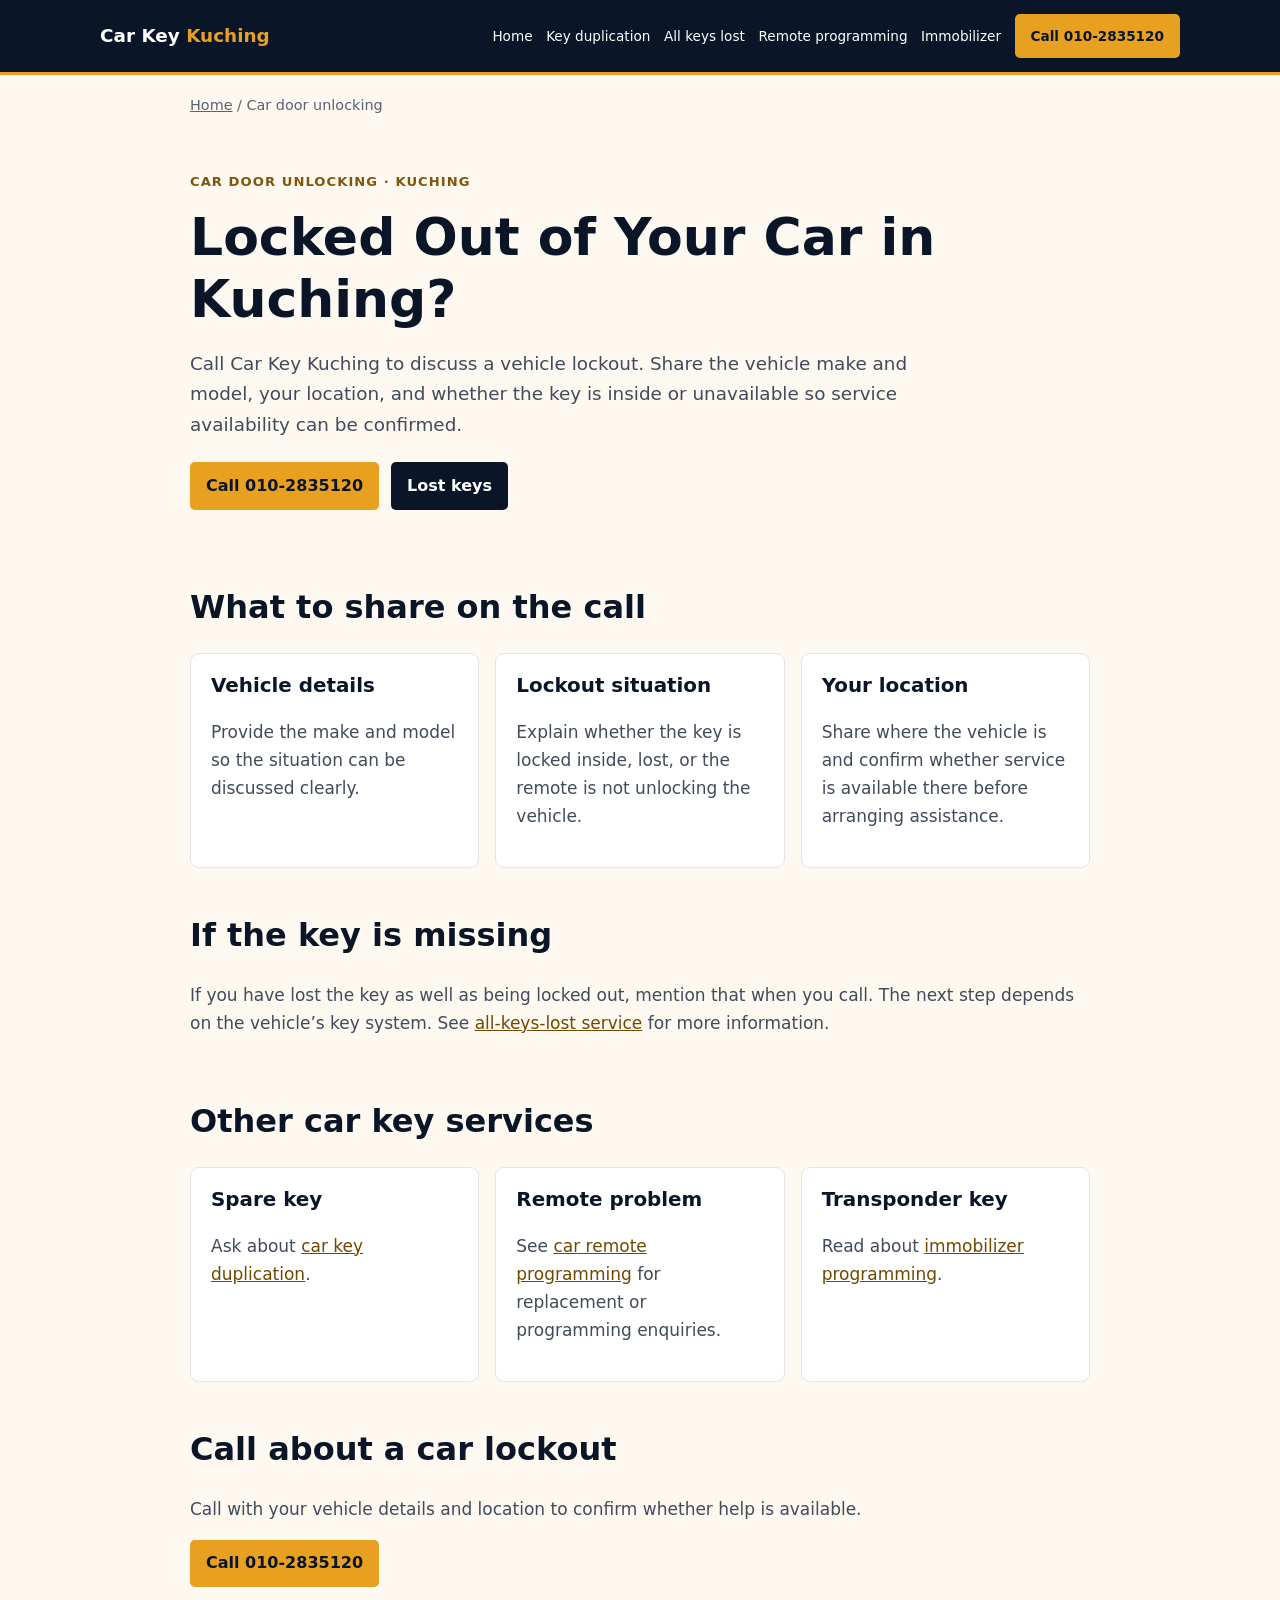
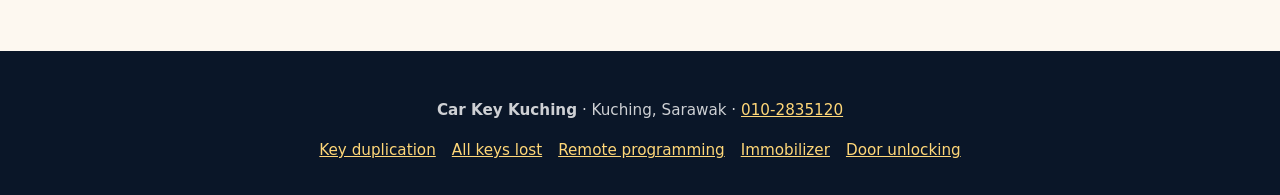
<file: car-door-unlocking/index.html>
<!doctype html>
<html lang="en">
<head>
  <meta charset="utf-8">
  <meta name="viewport" content="width=device-width, initial-scale=1">
  <title>Car Door Unlocking in Kuching | Car Key Kuching</title>
  <meta name="description" content="Locked out of your car in Kuching? Call Car Key Kuching with your vehicle and location details to ask about car door unlocking. 010-2835120.">
  <link rel="canonical" href="https://carkeykuching.com/car-door-unlocking/">
  <meta property="og:title" content="Car Door Unlocking in Kuching | Car Key Kuching">
  <meta property="og:description" content="Call to discuss a vehicle lockout and confirm service availability for your location in Kuching.">
  <meta property="og:url" content="https://carkeykuching.com/car-door-unlocking/">
  <meta property="og:type" content="website">
  <link rel="stylesheet" href="/assets/css/services.css">
  <script async src="https://www.googletagmanager.com/gtag/js?id=G-1XF6CVNWQ8"></script>
  <script>window.dataLayer=window.dataLayer||[];function gtag(){dataLayer.push(arguments);}gtag('js',new Date());gtag('config','G-1XF6CVNWQ8');</script>
</head>
<body>
  <header class="site-header"><div class="header-inner">
    <a class="brand" href="/">Car Key <span>Kuching</span></a>
    <nav class="site-nav" aria-label="Main navigation">
      <a href="/">Home</a><a href="/car-key-duplication-kuching/">Key duplication</a><a href="/lost-car-keys-kuching/">All keys lost</a><a href="/car-remote-programming/">Remote programming</a><a href="/immobilizer/">Immobilizer</a>
      <a class="phone-link" href="tel:0102835120" data-cta-location="header">Call 010-2835120</a>
    </nav>
  </div></header>
  <main class="container">
    <nav class="breadcrumbs" aria-label="Breadcrumb"><a href="/">Home</a> / Car door unlocking</nav>
    <section class="hero">
      <p class="eyebrow">Car Door Unlocking · Kuching</p>
      <h1>Locked Out of Your Car in Kuching?</h1>
      <p class="lead">Call Car Key Kuching to discuss a vehicle lockout. Share the vehicle make and model, your location, and whether the key is inside or unavailable so service availability can be confirmed.</p>
      <div class="actions"><a class="button" href="tel:0102835120" data-cta-location="hero">Call 010-2835120</a><a class="button secondary" href="/lost-car-keys-kuching/">Lost keys</a></div>
    </section>
    <section class="section">
      <h2>What to share on the call</h2>
      <div class="card-grid">
        <article class="card"><h3>Vehicle details</h3><p>Provide the make and model so the situation can be discussed clearly.</p></article>
        <article class="card"><h3>Lockout situation</h3><p>Explain whether the key is locked inside, lost, or the remote is not unlocking the vehicle.</p></article>
        <article class="card"><h3>Your location</h3><p>Share where the vehicle is and confirm whether service is available there before arranging assistance.</p></article>
      </div>
    </section>
    <section class="section">
      <h2>If the key is missing</h2>
      <p>If you have lost the key as well as being locked out, mention that when you call. The next step depends on the vehicle’s key system. See <a href="/lost-car-keys-kuching/">all-keys-lost service</a> for more information.</p>
    </section>
    <section class="section">
      <h2>Other car key services</h2>
      <div class="card-grid">
        <article class="card"><h3>Spare key</h3><p>Ask about <a href="/car-key-duplication-kuching/">car key duplication</a>.</p></article>
        <article class="card"><h3>Remote problem</h3><p>See <a href="/car-remote-programming/">car remote programming</a> for replacement or programming enquiries.</p></article>
        <article class="card"><h3>Transponder key</h3><p>Read about <a href="/immobilizer/">immobilizer programming</a>.</p></article>
      </div>
    </section>
    <section class="section"><h2>Call about a car lockout</h2><p>Call with your vehicle details and location to confirm whether help is available.</p><a class="button" href="tel:0102835120" data-cta-location="content">Call 010-2835120</a></section>
  </main>
  <footer class="site-footer"><p><strong>Car Key Kuching</strong> · Kuching, Sarawak · <a href="tel:0102835120" data-cta-location="footer">010-2835120</a></p><nav class="footer-links" aria-label="Service pages"><a href="/car-key-duplication-kuching/">Key duplication</a><a href="/lost-car-keys-kuching/">All keys lost</a><a href="/car-remote-programming/">Remote programming</a><a href="/immobilizer/">Immobilizer</a><a href="/car-door-unlocking/">Door unlocking</a></nav></footer>
  <script defer src="/assets/js/analytics.js"></script>
</body>
</html>
</file>
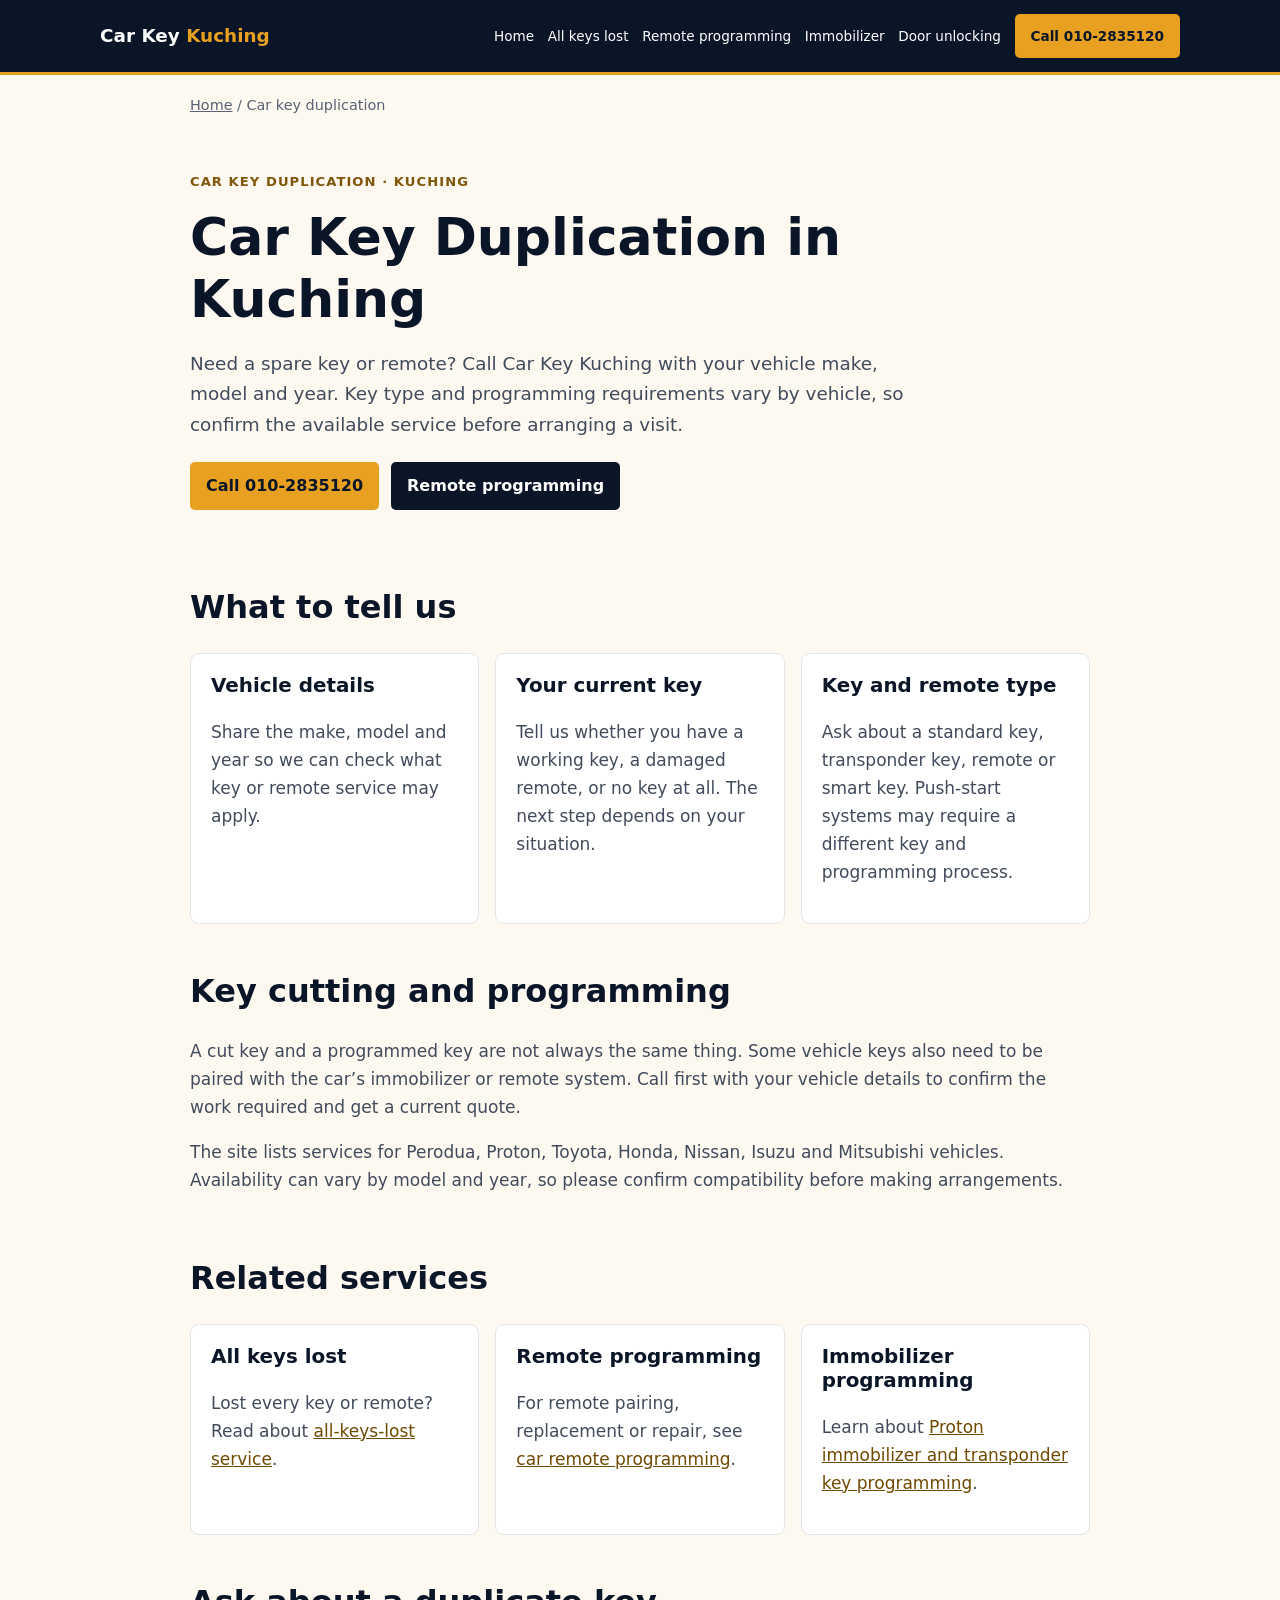
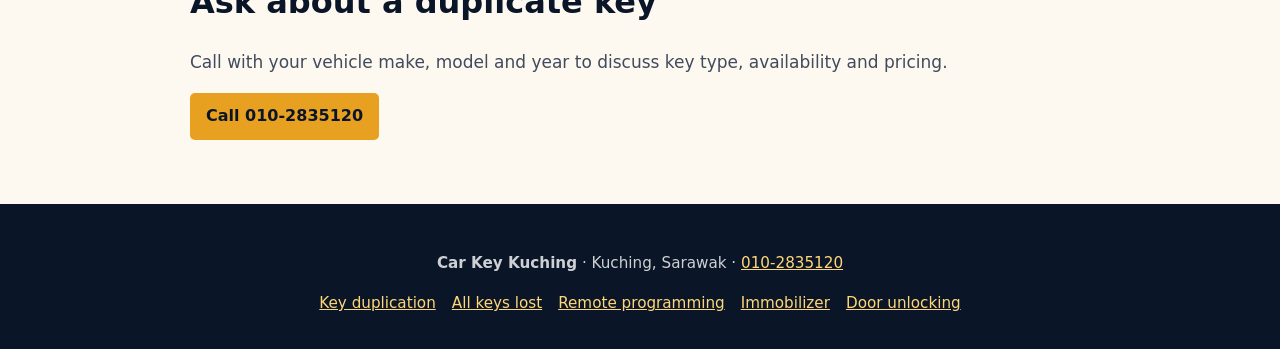
<file: car-key-duplication-kuching/index.html>
<!doctype html>
<html lang="en">
<head>
  <meta charset="utf-8">
  <meta name="viewport" content="width=device-width, initial-scale=1">
  <title>Car Key Duplication in Kuching | Car Key Kuching</title>
  <meta name="description" content="Need a spare car key in Kuching? Call Car Key Kuching about key cutting, remote duplication and programming for your vehicle. 010-2835120.">
  <link rel="canonical" href="https://carkeykuching.com/car-key-duplication-kuching/">
  <meta property="og:title" content="Car Key Duplication in Kuching | Car Key Kuching">
  <meta property="og:description" content="Ask about a spare car key, key cutting and remote programming for your vehicle in Kuching.">
  <meta property="og:url" content="https://carkeykuching.com/car-key-duplication-kuching/">
  <meta property="og:type" content="website">
  <link rel="stylesheet" href="/assets/css/services.css">
  <script async src="https://www.googletagmanager.com/gtag/js?id=G-1XF6CVNWQ8"></script>
  <script>window.dataLayer=window.dataLayer||[];function gtag(){dataLayer.push(arguments);}gtag('js',new Date());gtag('config','G-1XF6CVNWQ8');</script>
</head>
<body>
  <header class="site-header"><div class="header-inner">
    <a class="brand" href="/">Car Key <span>Kuching</span></a>
    <nav class="site-nav" aria-label="Main navigation">
      <a href="/">Home</a><a href="/lost-car-keys-kuching/">All keys lost</a><a href="/car-remote-programming/">Remote programming</a><a href="/immobilizer/">Immobilizer</a><a href="/car-door-unlocking/">Door unlocking</a>
      <a class="phone-link" href="tel:0102835120" data-cta-location="header">Call 010-2835120</a>
    </nav>
  </div></header>
  <main class="container">
    <nav class="breadcrumbs" aria-label="Breadcrumb"><a href="/">Home</a> / Car key duplication</nav>
    <section class="hero">
      <p class="eyebrow">Car Key Duplication · Kuching</p>
      <h1>Car Key Duplication in Kuching</h1>
      <p class="lead">Need a spare key or remote? Call Car Key Kuching with your vehicle make, model and year. Key type and programming requirements vary by vehicle, so confirm the available service before arranging a visit.</p>
      <div class="actions"><a class="button" href="tel:0102835120" data-cta-location="hero">Call 010-2835120</a><a class="button secondary" href="/car-remote-programming/">Remote programming</a></div>
    </section>
    <section class="section">
      <h2>What to tell us</h2>
      <div class="card-grid">
        <article class="card"><h3>Vehicle details</h3><p>Share the make, model and year so we can check what key or remote service may apply.</p></article>
        <article class="card"><h3>Your current key</h3><p>Tell us whether you have a working key, a damaged remote, or no key at all. The next step depends on your situation.</p></article>
        <article class="card"><h3>Key and remote type</h3><p>Ask about a standard key, transponder key, remote or smart key. Push-start systems may require a different key and programming process.</p></article>
      </div>
    </section>
    <section class="section">
      <h2>Key cutting and programming</h2>
      <p>A cut key and a programmed key are not always the same thing. Some vehicle keys also need to be paired with the car’s immobilizer or remote system. Call first with your vehicle details to confirm the work required and get a current quote.</p>
      <p>The site lists services for Perodua, Proton, Toyota, Honda, Nissan, Isuzu and Mitsubishi vehicles. Availability can vary by model and year, so please confirm compatibility before making arrangements.</p>
    </section>
    <section class="section">
      <h2>Related services</h2>
      <div class="card-grid">
        <article class="card"><h3>All keys lost</h3><p>Lost every key or remote? Read about <a href="/lost-car-keys-kuching/">all-keys-lost service</a>.</p></article>
        <article class="card"><h3>Remote programming</h3><p>For remote pairing, replacement or repair, see <a href="/car-remote-programming/">car remote programming</a>.</p></article>
        <article class="card"><h3>Immobilizer programming</h3><p>Learn about <a href="/immobilizer/">Proton immobilizer and transponder key programming</a>.</p></article>
      </div>
    </section>
    <section class="section"><h2>Ask about a duplicate key</h2><p>Call with your vehicle make, model and year to discuss key type, availability and pricing.</p><a class="button" href="tel:0102835120" data-cta-location="content">Call 010-2835120</a></section>
  </main>
  <footer class="site-footer"><p><strong>Car Key Kuching</strong> · Kuching, Sarawak · <a href="tel:0102835120" data-cta-location="footer">010-2835120</a></p><nav class="footer-links" aria-label="Service pages"><a href="/car-key-duplication-kuching/">Key duplication</a><a href="/lost-car-keys-kuching/">All keys lost</a><a href="/car-remote-programming/">Remote programming</a><a href="/immobilizer/">Immobilizer</a><a href="/car-door-unlocking/">Door unlocking</a></nav></footer>
  <script defer src="/assets/js/analytics.js"></script>
</body>
</html>
</file>
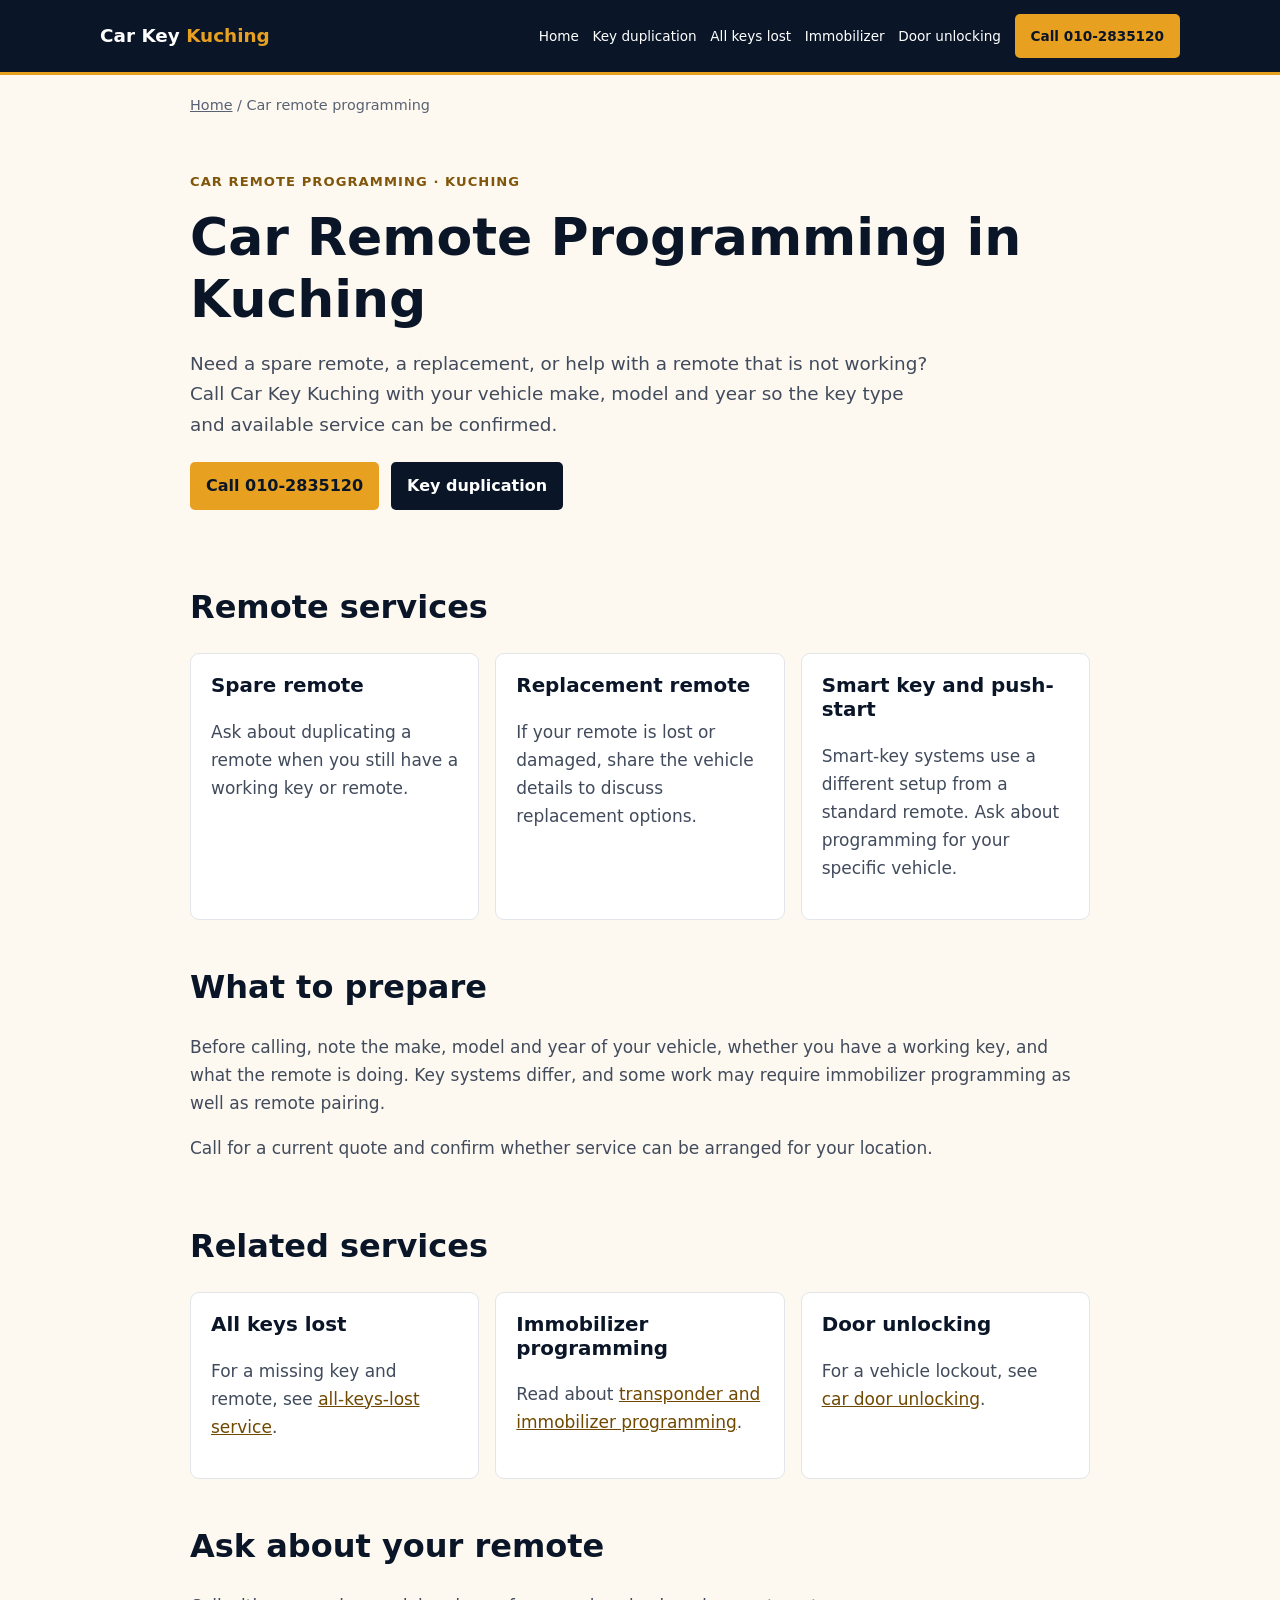
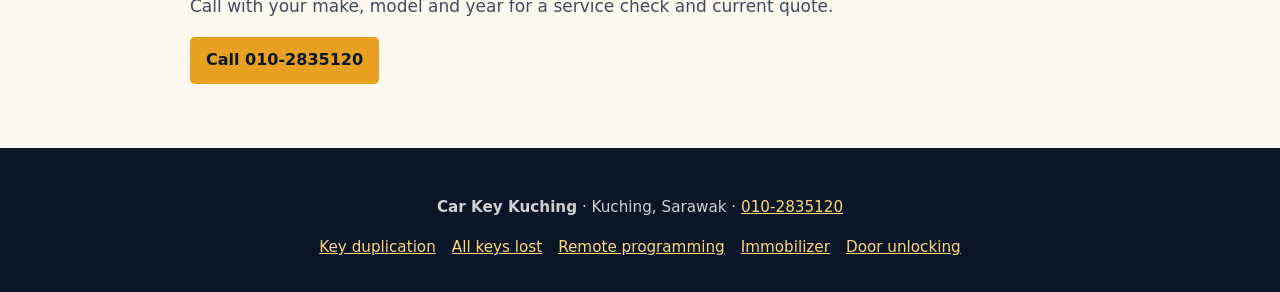
<file: car-remote-programming/index.html>
<!doctype html>
<html lang="en">
<head>
  <meta charset="utf-8">
  <meta name="viewport" content="width=device-width, initial-scale=1">
  <title>Car Remote Programming in Kuching | Car Key Kuching</title>
  <meta name="description" content="Ask about car remote programming, duplication or replacement in Kuching. Call with your vehicle make, model and year: 010-2835120.">
  <link rel="canonical" href="https://carkeykuching.com/car-remote-programming/">
  <meta property="og:title" content="Car Remote Programming in Kuching | Car Key Kuching">
  <meta property="og:description" content="Car remote programming, duplication and replacement enquiries in Kuching.">
  <meta property="og:url" content="https://carkeykuching.com/car-remote-programming/">
  <meta property="og:type" content="website">
  <link rel="stylesheet" href="/assets/css/services.css">
  <script async src="https://www.googletagmanager.com/gtag/js?id=G-1XF6CVNWQ8"></script>
  <script>window.dataLayer=window.dataLayer||[];function gtag(){dataLayer.push(arguments);}gtag('js',new Date());gtag('config','G-1XF6CVNWQ8');</script>
</head>
<body>
  <header class="site-header"><div class="header-inner">
    <a class="brand" href="/">Car Key <span>Kuching</span></a>
    <nav class="site-nav" aria-label="Main navigation">
      <a href="/">Home</a><a href="/car-key-duplication-kuching/">Key duplication</a><a href="/lost-car-keys-kuching/">All keys lost</a><a href="/immobilizer/">Immobilizer</a><a href="/car-door-unlocking/">Door unlocking</a>
      <a class="phone-link" href="tel:0102835120" data-cta-location="header">Call 010-2835120</a>
    </nav>
  </div></header>
  <main class="container">
    <nav class="breadcrumbs" aria-label="Breadcrumb"><a href="/">Home</a> / Car remote programming</nav>
    <section class="hero">
      <p class="eyebrow">Car Remote Programming · Kuching</p>
      <h1>Car Remote Programming in Kuching</h1>
      <p class="lead">Need a spare remote, a replacement, or help with a remote that is not working? Call Car Key Kuching with your vehicle make, model and year so the key type and available service can be confirmed.</p>
      <div class="actions"><a class="button" href="tel:0102835120" data-cta-location="hero">Call 010-2835120</a><a class="button secondary" href="/car-key-duplication-kuching/">Key duplication</a></div>
    </section>
    <section class="section">
      <h2>Remote services</h2>
      <div class="card-grid">
        <article class="card"><h3>Spare remote</h3><p>Ask about duplicating a remote when you still have a working key or remote.</p></article>
        <article class="card"><h3>Replacement remote</h3><p>If your remote is lost or damaged, share the vehicle details to discuss replacement options.</p></article>
        <article class="card"><h3>Smart key and push-start</h3><p>Smart-key systems use a different setup from a standard remote. Ask about programming for your specific vehicle.</p></article>
      </div>
    </section>
    <section class="section">
      <h2>What to prepare</h2>
      <p>Before calling, note the make, model and year of your vehicle, whether you have a working key, and what the remote is doing. Key systems differ, and some work may require immobilizer programming as well as remote pairing.</p>
      <p>Call for a current quote and confirm whether service can be arranged for your location.</p>
    </section>
    <section class="section">
      <h2>Related services</h2>
      <div class="card-grid">
        <article class="card"><h3>All keys lost</h3><p>For a missing key and remote, see <a href="/lost-car-keys-kuching/">all-keys-lost service</a>.</p></article>
        <article class="card"><h3>Immobilizer programming</h3><p>Read about <a href="/immobilizer/">transponder and immobilizer programming</a>.</p></article>
        <article class="card"><h3>Door unlocking</h3><p>For a vehicle lockout, see <a href="/car-door-unlocking/">car door unlocking</a>.</p></article>
      </div>
    </section>
    <section class="section"><h2>Ask about your remote</h2><p>Call with your make, model and year for a service check and current quote.</p><a class="button" href="tel:0102835120" data-cta-location="content">Call 010-2835120</a></section>
  </main>
  <footer class="site-footer"><p><strong>Car Key Kuching</strong> · Kuching, Sarawak · <a href="tel:0102835120" data-cta-location="footer">010-2835120</a></p><nav class="footer-links" aria-label="Service pages"><a href="/car-key-duplication-kuching/">Key duplication</a><a href="/lost-car-keys-kuching/">All keys lost</a><a href="/car-remote-programming/">Remote programming</a><a href="/immobilizer/">Immobilizer</a><a href="/car-door-unlocking/">Door unlocking</a></nav></footer>
  <script defer src="/assets/js/analytics.js"></script>
</body>
</html>
</file>
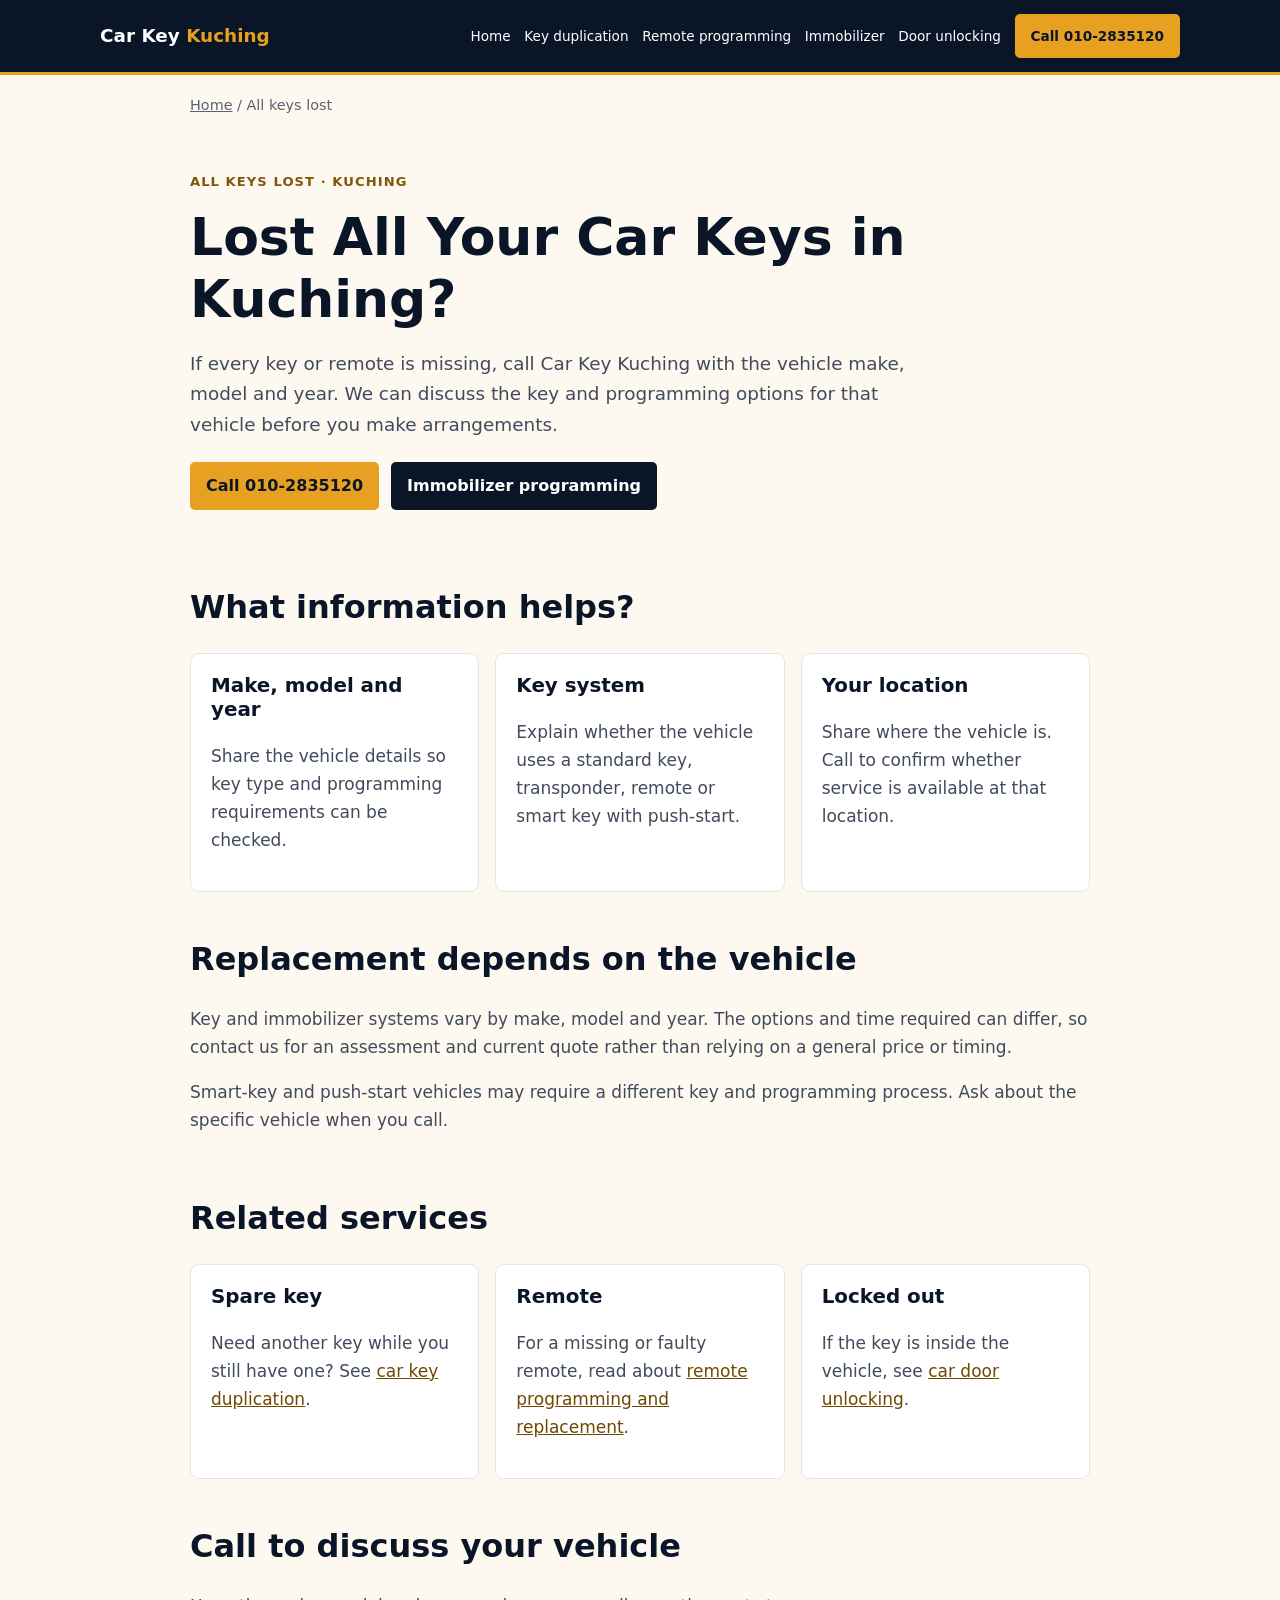
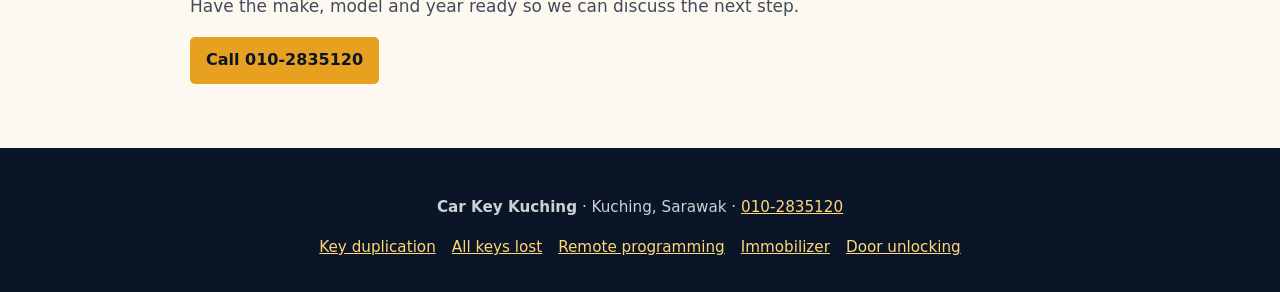
<file: lost-car-keys-kuching/index.html>
<!doctype html>
<html lang="en">
<head>
  <meta charset="utf-8">
  <meta name="viewport" content="width=device-width, initial-scale=1">
  <title>All Keys Lost in Kuching | Car Key Kuching</title>
  <meta name="description" content="Lost every car key in Kuching? Call Car Key Kuching with your vehicle make, model and year to discuss replacement and programming options. 010-2835120.">
  <link rel="canonical" href="https://carkeykuching.com/lost-car-keys-kuching/">
  <meta property="og:title" content="All Keys Lost in Kuching | Car Key Kuching">
  <meta property="og:description" content="Call with your vehicle details to discuss car key replacement and programming options in Kuching.">
  <meta property="og:url" content="https://carkeykuching.com/lost-car-keys-kuching/">
  <meta property="og:type" content="website">
  <link rel="stylesheet" href="/assets/css/services.css">
  <script async src="https://www.googletagmanager.com/gtag/js?id=G-1XF6CVNWQ8"></script>
  <script>window.dataLayer=window.dataLayer||[];function gtag(){dataLayer.push(arguments);}gtag('js',new Date());gtag('config','G-1XF6CVNWQ8');</script>
</head>
<body>
  <header class="site-header"><div class="header-inner">
    <a class="brand" href="/">Car Key <span>Kuching</span></a>
    <nav class="site-nav" aria-label="Main navigation">
      <a href="/">Home</a><a href="/car-key-duplication-kuching/">Key duplication</a><a href="/car-remote-programming/">Remote programming</a><a href="/immobilizer/">Immobilizer</a><a href="/car-door-unlocking/">Door unlocking</a>
      <a class="phone-link" href="tel:0102835120" data-cta-location="header">Call 010-2835120</a>
    </nav>
  </div></header>
  <main class="container">
    <nav class="breadcrumbs" aria-label="Breadcrumb"><a href="/">Home</a> / All keys lost</nav>
    <section class="hero">
      <p class="eyebrow">All Keys Lost · Kuching</p>
      <h1>Lost All Your Car Keys in Kuching?</h1>
      <p class="lead">If every key or remote is missing, call Car Key Kuching with the vehicle make, model and year. We can discuss the key and programming options for that vehicle before you make arrangements.</p>
      <div class="actions"><a class="button" href="tel:0102835120" data-cta-location="hero">Call 010-2835120</a><a class="button secondary" href="/immobilizer/">Immobilizer programming</a></div>
    </section>
    <section class="section">
      <h2>What information helps?</h2>
      <div class="card-grid">
        <article class="card"><h3>Make, model and year</h3><p>Share the vehicle details so key type and programming requirements can be checked.</p></article>
        <article class="card"><h3>Key system</h3><p>Explain whether the vehicle uses a standard key, transponder, remote or smart key with push-start.</p></article>
        <article class="card"><h3>Your location</h3><p>Share where the vehicle is. Call to confirm whether service is available at that location.</p></article>
      </div>
    </section>
    <section class="section">
      <h2>Replacement depends on the vehicle</h2>
      <p>Key and immobilizer systems vary by make, model and year. The options and time required can differ, so contact us for an assessment and current quote rather than relying on a general price or timing.</p>
      <p>Smart-key and push-start vehicles may require a different key and programming process. Ask about the specific vehicle when you call.</p>
    </section>
    <section class="section">
      <h2>Related services</h2>
      <div class="card-grid">
        <article class="card"><h3>Spare key</h3><p>Need another key while you still have one? See <a href="/car-key-duplication-kuching/">car key duplication</a>.</p></article>
        <article class="card"><h3>Remote</h3><p>For a missing or faulty remote, read about <a href="/car-remote-programming/">remote programming and replacement</a>.</p></article>
        <article class="card"><h3>Locked out</h3><p>If the key is inside the vehicle, see <a href="/car-door-unlocking/">car door unlocking</a>.</p></article>
      </div>
    </section>
    <section class="section"><h2>Call to discuss your vehicle</h2><p>Have the make, model and year ready so we can discuss the next step.</p><a class="button" href="tel:0102835120" data-cta-location="content">Call 010-2835120</a></section>
  </main>
  <footer class="site-footer"><p><strong>Car Key Kuching</strong> · Kuching, Sarawak · <a href="tel:0102835120" data-cta-location="footer">010-2835120</a></p><nav class="footer-links" aria-label="Service pages"><a href="/car-key-duplication-kuching/">Key duplication</a><a href="/lost-car-keys-kuching/">All keys lost</a><a href="/car-remote-programming/">Remote programming</a><a href="/immobilizer/">Immobilizer</a><a href="/car-door-unlocking/">Door unlocking</a></nav></footer>
  <script defer src="/assets/js/analytics.js"></script>
</body>
</html>
</file>
<file: assets/css/services.css>
:root {
  color-scheme: light;
  --navy: #0a1628;
  --gold: #e8a020;
  --cream: #fdf8f0;
  --ink: #1a1a2e;
  --muted: #596273;
}
* { box-sizing: border-box; }
html { scroll-behavior: smooth; }
body { margin: 0; background: var(--cream); color: var(--ink); font: 17px/1.65 system-ui, sans-serif; }
a { color: #704900; }
a:focus-visible, button:focus-visible { outline: 3px solid #bb7600; outline-offset: 3px; }
.site-header { background: var(--navy); border-bottom: 3px solid var(--gold); color: white; }
.header-inner { max-width: 1120px; margin: auto; padding: 0.9rem 1.25rem; display: flex; gap: 1.25rem; align-items: center; justify-content: space-between; }
.brand { color: white; font-weight: 800; font-size: 1.15rem; text-decoration: none; white-space: nowrap; }
.brand span { color: var(--gold); }
.site-nav { display: flex; align-items: center; flex-wrap: wrap; gap: 0.85rem; }
.site-nav a { color: white; font-size: 0.85rem; text-decoration: none; }
.site-nav a:hover { color: #ffd778; }
.site-nav .phone-link, .button { display: inline-block; background: var(--gold); color: var(--navy); padding: 0.65rem 1rem; border-radius: 5px; font-weight: 800; text-decoration: none; }
.container { width: min(100% - 2rem, 900px); margin-inline: auto; }
.breadcrumbs { padding-top: 1.2rem; color: var(--muted); font-size: 0.9rem; }
.breadcrumbs a { color: inherit; }
.hero { padding: 2.5rem 0 2rem; }
.eyebrow { color: #80560b; font-size: 0.82rem; font-weight: 800; letter-spacing: 0.08em; text-transform: uppercase; }
h1, h2, h3 { color: var(--navy); line-height: 1.2; }
h1 { margin: 0.45rem 0 1rem; font-size: clamp(2rem, 6vw, 3.25rem); }
h2 { margin-top: 0; font-size: clamp(1.45rem, 4vw, 2rem); }
.lead { max-width: 740px; color: #414b5c; font-size: 1.15rem; }
.actions { display: flex; flex-wrap: wrap; gap: 0.75rem; margin: 1.4rem 0; }
.button { font-size: 1rem; }
.button.secondary { background: var(--navy); color: white; }
.section { padding: 1.5rem 0; }
.card-grid { display: grid; grid-template-columns: repeat(auto-fit,minmax(min(100%,250px),1fr)); gap: 1rem; }
.card { background: white; border: 1px solid #e2e5e9; border-radius: 9px; padding: 1.25rem; }
.card h3 { margin-top: 0; }
.card p, .section p { color: #414b5c; }
.faq { border-top: 1px solid #dfe3e8; padding: 1.25rem 0; }
.faq h3 { font-size: 1.05rem; margin-bottom: 0.35rem; }
.faq p { margin-top: 0; }
.site-footer { margin-top: 2.5rem; background: var(--navy); color: rgba(255,255,255,.8); padding: 2rem 1rem; text-align: center; font-size: 0.95rem; }
.site-footer a { color: #ffd778; }
.footer-links { display: flex; justify-content: center; flex-wrap: wrap; gap: 0.5rem 1rem; }
@media (max-width: 760px) {
  .header-inner { flex-wrap: wrap; }
  .site-nav { width: 100%; gap: 0.5rem 0.8rem; }
  .site-nav a:not(.phone-link) { font-size: 0.78rem; }
}
@media (min-width: 761px) and (max-width: 980px) {
  .header-inner { flex-wrap: wrap; }
  .site-nav { width: 100%; }
}
@media (prefers-reduced-motion: reduce) { html { scroll-behavior: auto; } }
</file>
